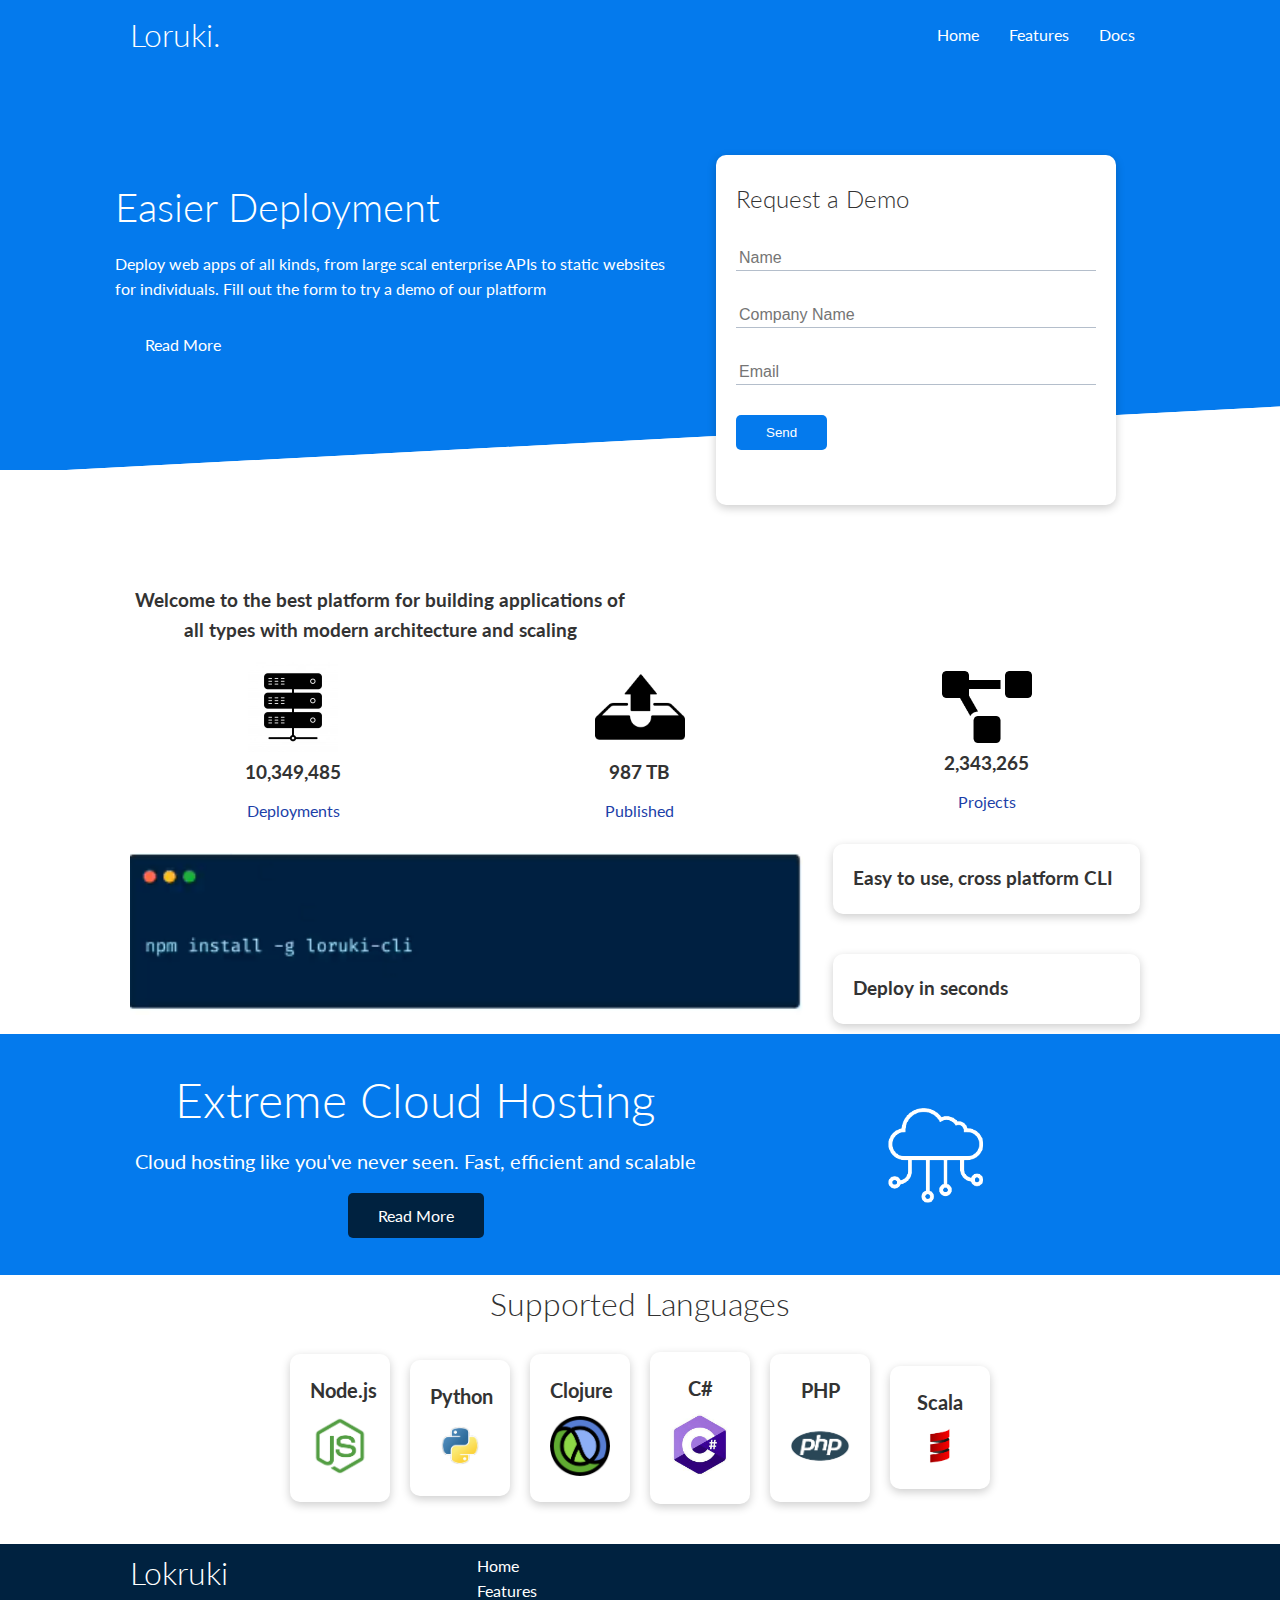
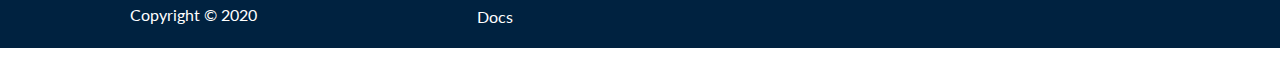
<file: index.html>
<!DOCTYPE html>
	<!DOCTYPE html>
	<html lang="en">
	<head>
		<meta charset="UTF-8">
		<meta name="viewport" content="width=device-width, initial-scale=1.0">
		<link rel="stylesheet" type="text/css" href="css/style.css">
		<link rel="stylesheet" type="text/css" href="css/utilities.css">
		<title>Loruki | Cloud Hosting For Everyone</title>
	</head>
	<body>

	<!--Navbar -->
	<div class="navbar">
		<div class="container flex">
			<h1 class="logo">Loruki.</h1>

			<nav>
				<ul>
					<li><a href="index.html">Home</a></li>
					<li><a href="features.html">Features</a></li>
					<li><a href="docs.html">Docs</a></li>
				</ul>
			</nav>
			
		</div>
	</div>

	<!-- Showcase -->
	<section class="showcase">
		<div class="container grid">
			<div class="showcase-text">
				<h1>Easier Deployment</h1>
				<p>Deploy web apps of all kinds, from large scal enterprise APIs to static websites for individuals. Fill out the form to try a demo of our platform</p>
				<a href="features.html" class="btn btn-outline">Read More</a>
			</div>

			<div class="showcase-form card">
				<h2>Request a Demo</h2>
				<form>
					<div class="form-control">
						<input type="text" name="name" placeholder="Name" required>
					</div>
					<div class="form-control">
						<input type="text" name="company" placeholder="Company Name" required>
					</div>
					<div class="form-control">
						<input type="email" name="email" placeholder="Email" required>
					</div>

				<input type="submit" value="Send" class="btn btn-primary">
				</form>
				
			</div>
			
		</div>
	</section>

	<!-- Stats -->
<section class="stats">
	<div class="container">
			<h3 class="stats-heading text-center my-1">
				Welcome to the best platform for building applications of all types with modern architecture and scaling
			</h3>

		<div class="grid grid-3 text-center my-4">
				<div>
					<img class="firstgridlogos" src="images/server.jpg" alt="">
					<h3>10,349,485</h3>
					<p class="text-secondary">Deployments</p>
				</div>

				<div>
					<img class="firstgridlogos" src="images/upload.png" alt="">
				<h3>987 TB</h3>
				<p class="text-secondary">Published</p>
				</div>

				<div>
					<img class="firstgridlogos" src="images/projectspro.png" alt="">
					<h3>2,343,265</h3>
					<p class="text-secondary">Projects</p>
				<div>
					
			</div>
		</div>
	</div>
		
</section>


<!-- Cli-->
	<section class="cli">
		<div class="container grid">
			<img src="images/Lorukisam.png" alt="">
			<div class="card">
				<h3>Easy to use, cross platform CLI</h3>
			</div>
			<div class="card">
				<h3>Deploy in seconds</h3>

			</div>
		</div>

	</section>
	
	<!--Cloud-->
	<section class="cloud bg-primary my-2 py-2">
		<div class="container grid">
			<div class="text-center">
				<h2 class="lg">Extreme Cloud Hosting</h2>
				<p class="lead my-1">Cloud hosting like you've never seen.
					Fast, efficient and scalable</p>
					<a href="features.html" class="btn btn-dark">Read More</a>
			</div>
			<img src="images/cloudhost-removebg-preview(1).png" alt="">
		</div>

	</section>

	<!--Languages-->
	<section class="languages">
		<h2 class="md text-center my-2">Supported Languages</h2>
		<div class="container flex">
			<div class="card">
				<h4>Node.js</h4>
				<img src="images/nodejslogo.jpg" alt="">
			</div>
			<div class="card">
				<h4>Python</h4>
				<img src="images/pythonlogo.jpg" alt="">
			</div>
			<div class="card">
				<h4>Clojure</h4>
				<img src="images/clojurelogo.jpg" alt="">
			</div>
			<div class="card">
				<h4>C#</h4>
				<img src="images/Clogo.jpeg" alt="">
			</div>
			<div class="card">
				<h4>PHP</h4>
				<img src="images/phplogo.jpg" alt="">
			</div>
			<div class="card">
				<h4>Scala</h4>
				<img src="images/scalalogo.jpg" alt="">
			</div>
			
			
		</div>

	</section>

	<!--Footer-->
	<footer class="footer bg-dark py-5">
		<div class="container grid grid-3">
			<div>
				<h1>Lokruki
				</h1>
				<p>Copyright &copy; 2020</p>
			</div>
			<nav>
				<ul>
					<li><a href="index.html">Home</a></li>
					<li><a href="features.html">Features</a></li>
					<li><a href="docs.html">Docs</a></li>
				</ul>
			</nav>
			<div class="social">
				<a href="#"><i class="fab fa-github fa-2x"></i></a>
				<a href="#"><i class="fab fa-facebook fa-2x"></i></a>
				<a href="#"><i class="fab fa-instagram fa-2x"></i></a>
				<a href="#"><i class="fab fa-twitter fa-2x"></i></a>
			</div>
		</div>

	</footer>
	</body>
	</html>
</file>
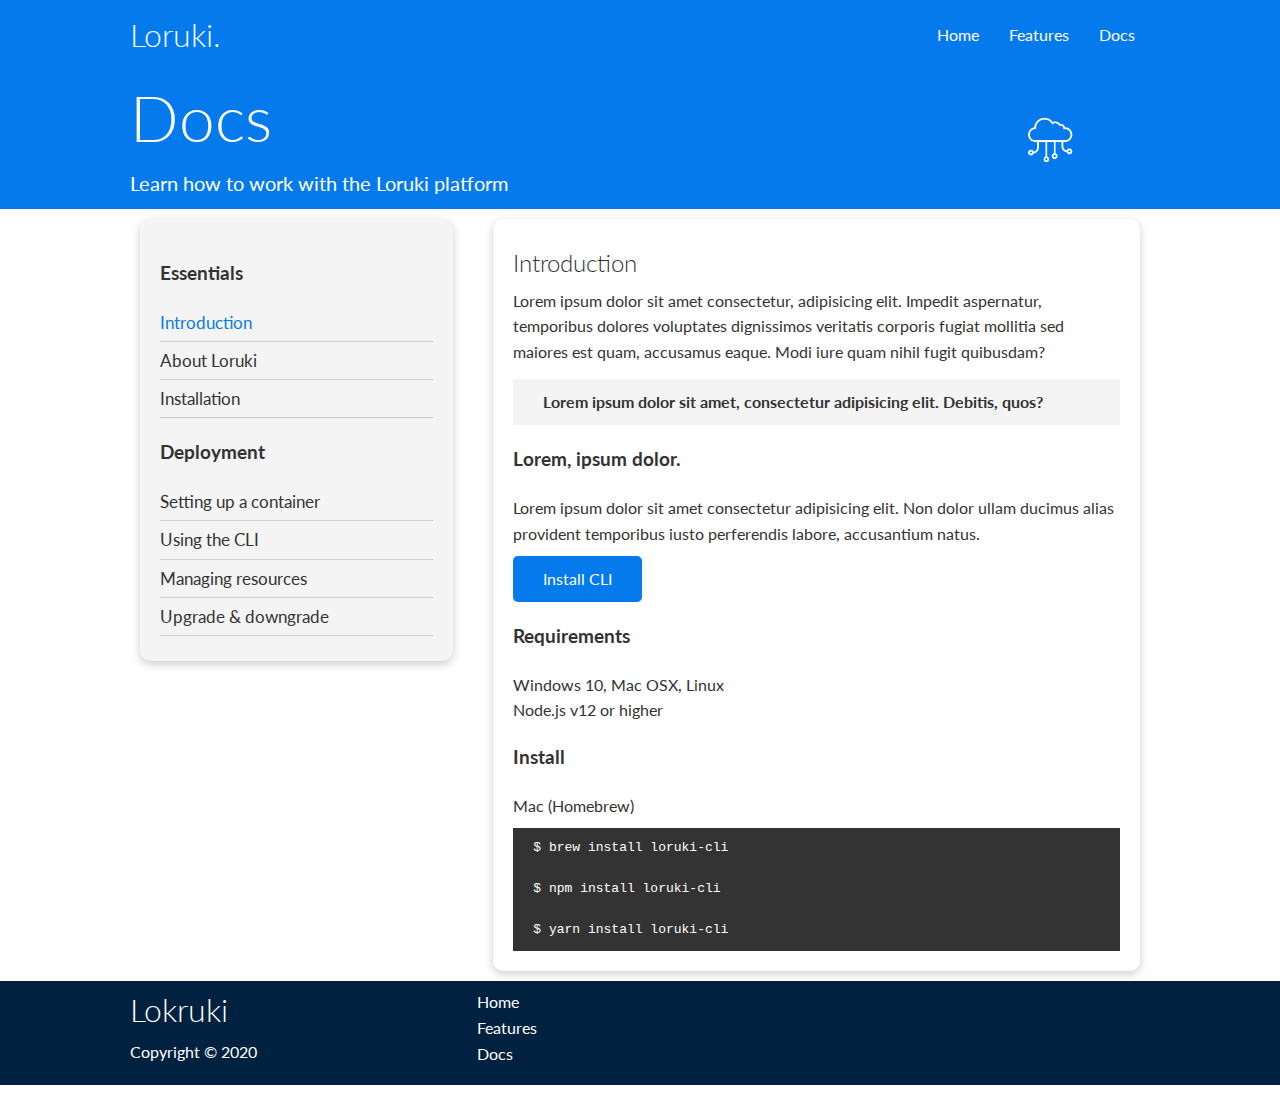
<file: docs.html>
<!DOCTYPE html>
	<!DOCTYPE html>
	<html lang="en">
	<head>
		<meta charset="UTF-8">
		<meta name="viewport" content="width=device-width, initial-scale=1.0">
		<link rel="stylesheet" type="text/css" href="css/style.css">
		<link rel="stylesheet" type="text/css" href="css/utilities.css">
		<title>Loruki | Cloud Hosting For Everyone</title>
	</head>
	<body>

	<!--Navbar -->
	<div class="navbar">
		<div class="container flex">
			<h1 class="logo">Loruki.</h1>

			<nav>
				<ul>
					<li><a href="index.html">Home</a></li>
					<li><a href="features.html">Features</a></li>
					<li><a href="docs.html">Docs</a></li>
				</ul>
			</nav>
			
		</div>
	</div>

	  <!--Head-->
	  <section class="docs-head bg-primary py-3">
		<div class="container grid">
			<div>
				<h1 class="xl">Docs</h1>
				<p class="lead">
					Learn how to work with the Loruki platform
				</p>
			</div>
			<img src="images/cloudhost-removebg-preview(1).png" alt="">
		</div>

	  </section>

      <!--Docs main-->
      <section class="docs-main my-4">
        <div class="container grid">
            <div class="card bg-light p-3">
                <h3 class="my-2">Essentials</h3>
                <nav>
                    <ul>
                        <li><a class="text-primary" href="#">Introduction</a></li>
                        <li><a href="#">About Loruki</a></li>
                        <li><a href="#">Installation</a></li>
                    </ul>
                </nav>

                <h3 class="my-2">Deployment</h3>
                <nav>
                    <ul>
                        <li><a href="#">Setting up a container</a></li>
                        <li><a href="#">Using the CLI</a></li>
                        <li><a href="#">Managing resources</a></li>
                        <li><a href="#">Upgrade & downgrade</a></li>
                    </ul>
                </nav>
            </div>
            <div class="card">
                <h2>Introduction</h2>
                <p>Lorem ipsum dolor sit amet consectetur, adipisicing elit. Impedit aspernatur, temporibus dolores voluptates dignissimos veritatis corporis fugiat mollitia sed maiores est quam, accusamus eaque. Modi iure quam nihil fugit quibusdam?</p>
                <div class="alert alert-sucess">
                    <i class="fas fa-info"></i>Lorem ipsum dolor sit amet, consectetur adipisicing elit. Debitis, quos?
                </div>
                <h3>Lorem, ipsum dolor.</h3>
                <p>Lorem ipsum dolor sit amet consectetur adipisicing elit. Non dolor ullam ducimus alias provident temporibus iusto perferendis labore, accusantium natus.</p>
                <a href="" class="btn btn-primary">Install CLI</a>
            

                <h3>Requirements</h3>
                <ul>
                    <li>Windows 10, Mac OSX, Linux</li>
                    <li>Node.js v12 or higher</li>
                </ul>

                <h3>Install</h3>
                <p>Mac (Homebrew)</p>
                <pre><code>$ brew install loruki-cli</code></pre>
                <pre><code>$ npm install loruki-cli</code></pre>
                <pre><code>$ yarn install loruki-cli</code></pre>
            </div>
        </div>

      </section>


	<!--Footer-->
	<footer class="footer bg-dark py-5">
		<div class="container grid grid-3">
			<div>
				<h1>Lokruki
				</h1>
				<p>Copyright &copy; 2020</p>
			</div>
			<nav>
				<ul>
					<li><a href="index.html">Home</a></li>
					<li><a href="features.html">Features</a></li>
					<li><a href="docs.html">Docs</a></li>
				</ul>
			</nav>
			<div class="social">
				<a href="#"><i class="fab fa-github fa-2x"></i></a>
				<a href="#"><i class="fab fa-facebook fa-2x"></i></a>
				<a href="#"><i class="fab fa-instagram fa-2x"></i></a>
				<a href="#"><i class="fab fa-twitter fa-2x"></i></a>
			</div>
		</div>

	</footer>
	</body>
	</html>
</file>
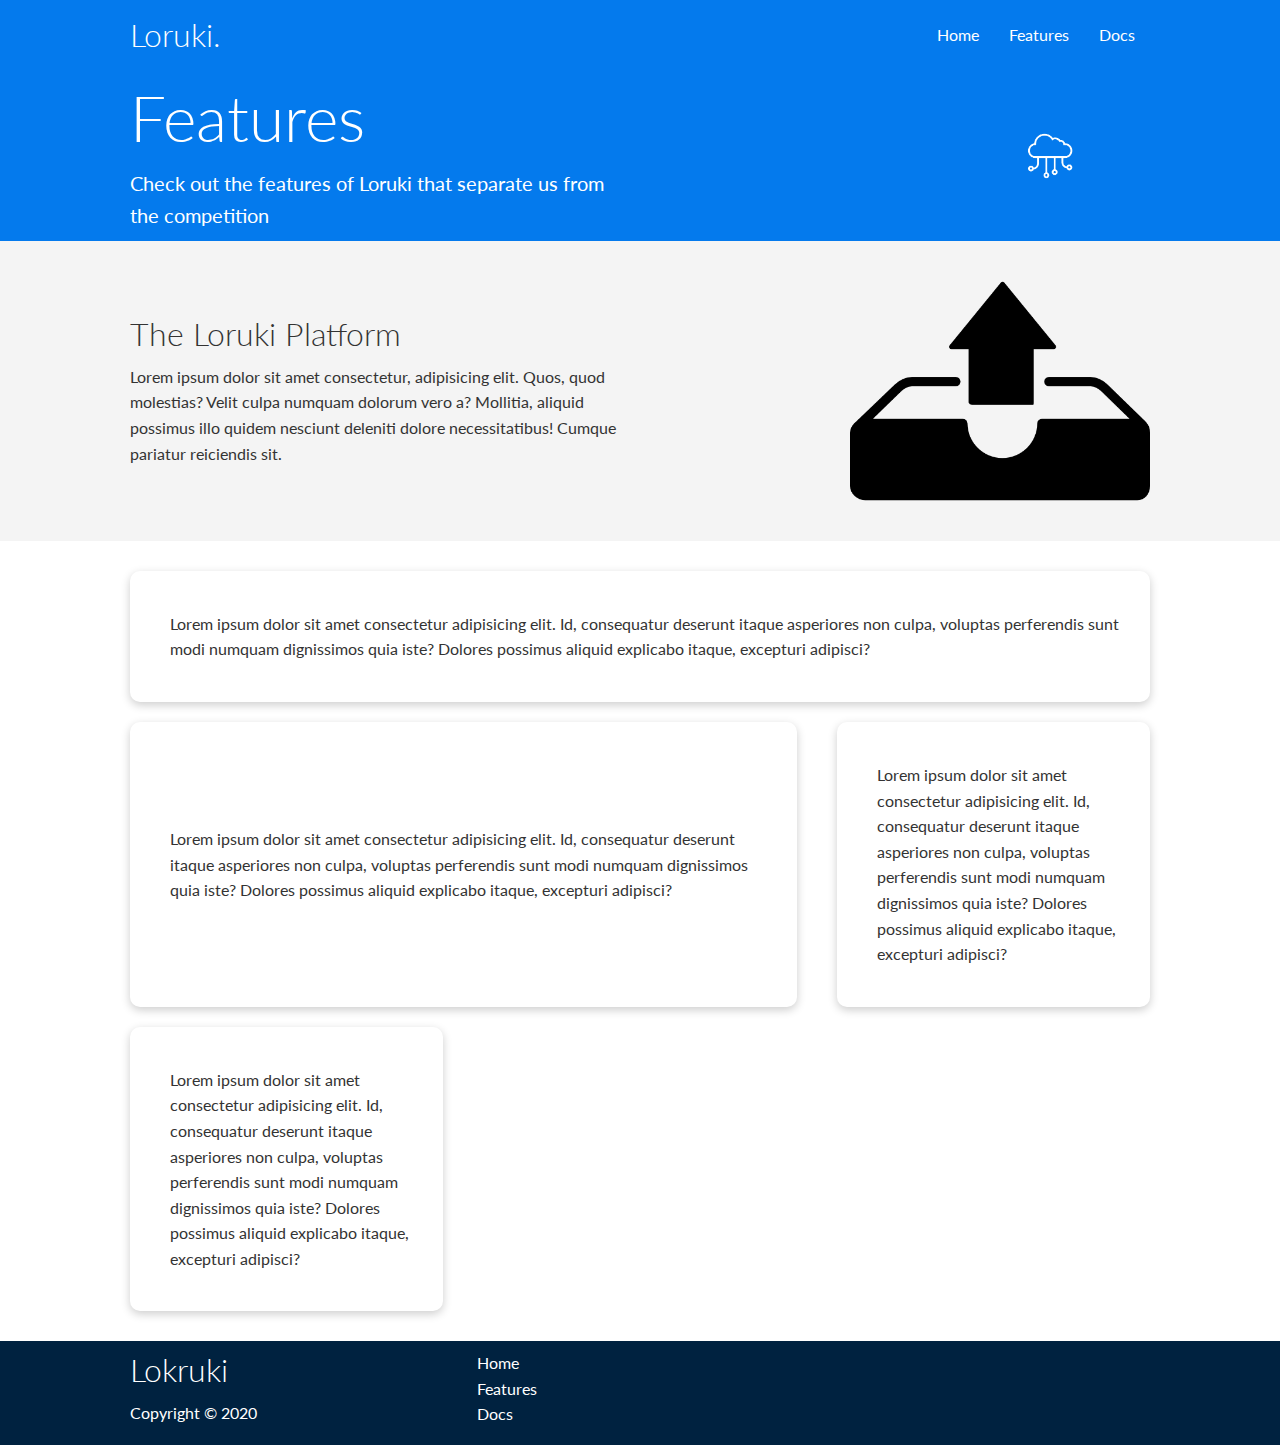
<file: features.html>
<!DOCTYPE html>
	<!DOCTYPE html>
	<html lang="en">
	<head>
		<meta charset="UTF-8">
		<meta name="viewport" content="width=device-width, initial-scale=1.0">
		<link rel="stylesheet" type="text/css" href="css/style.css">
		<link rel="stylesheet" type="text/css" href="css/utilities.css">
		<title>Loruki | Cloud Hosting For Everyone</title>
	</head>
	<body>

	<!--Navbar -->
	<div class="navbar">
		<div class="container flex">
			<h1 class="logo">Loruki.</h1>

			<nav>
				<ul>
					<li><a href="index.html">Home</a></li>
					<li><a href="features.html">Features</a></li>
					<li><a href="docs.html">Docs</a></li>
				</ul>
			</nav>
			
		</div>
	</div>

	  <!--Head-->
	  <section class="features-head bg-primary py-3">
		<div class="container grid">
			<div>
				<h1 class="xl">Features</h1>
				<p class="lead">
					Check out the features of Loruki that separate us from the competition
				</p>
			</div>
			<img src="images/cloudhost-removebg-preview(1).png" alt="">
		</div>

	  </section>

	  <!--Sub head-->
	  <section class="features-sub-head bg-light py-3">
			<div class="container grid">
				<div>
					<h1 class="md">The Loruki Platform</h1>
					<p>
					Lorem ipsum dolor sit amet consectetur, adipisicing elit. Quos, quod molestias? Velit culpa numquam dolorum vero a? Mollitia, aliquid possimus illo quidem nesciunt deleniti dolore necessitatibus! Cumque pariatur reiciendis sit.
				</div>
				<img src="images/upload.png" alt="">
			</div>
	  </section>

	  <section class="features-main my-2">
		<div class="container grid grid-3">
			<div class="card flex">
				<i class="fas fa-server fa-3x"></i>
				<p>Lorem ipsum dolor sit amet consectetur adipisicing elit. Id, consequatur deserunt itaque asperiores non culpa, voluptas perferendis sunt modi numquam dignissimos quia iste? Dolores possimus aliquid explicabo itaque, excepturi adipisci?</p>
			</div>

			<div class="card flex">
				<i class="fas fa-server fa-3x"></i>
				<p>Lorem ipsum dolor sit amet consectetur adipisicing elit. Id, consequatur deserunt itaque asperiores non culpa, voluptas perferendis sunt modi numquam dignissimos quia iste? Dolores possimus aliquid explicabo itaque, excepturi adipisci?</p>
			</div>

			<div class="card flex">
				<i class="fas fa-server fa-3x"></i>
				<p>Lorem ipsum dolor sit amet consectetur adipisicing elit. Id, consequatur deserunt itaque asperiores non culpa, voluptas perferendis sunt modi numquam dignissimos quia iste? Dolores possimus aliquid explicabo itaque, excepturi adipisci?</p>
			</div>

			<div class="card flex">
				<i class="fas fa-server fa-3x"></i>
				<p>Lorem ipsum dolor sit amet consectetur adipisicing elit. Id, consequatur deserunt itaque asperiores non culpa, voluptas perferendis sunt modi numquam dignissimos quia iste? Dolores possimus aliquid explicabo itaque, excepturi adipisci?</p>
			</div>
		</div>
	  </section>

	<!--Footer-->
	<footer class="footer bg-dark py-5">
		<div class="container grid grid-3">
			<div>
				<h1>Lokruki
				</h1>
				<p>Copyright &copy; 2020</p>
			</div>
			<nav>
				<ul>
					<li><a href="index.html">Home</a></li>
					<li><a href="features.html">Features</a></li>
					<li><a href="docs.html">Docs</a></li>
				</ul>
			</nav>
			<div class="social">
				<a href="#"><i class="fab fa-github fa-2x"></i></a>
				<a href="#"><i class="fab fa-facebook fa-2x"></i></a>
				<a href="#"><i class="fab fa-instagram fa-2x"></i></a>
				<a href="#"><i class="fab fa-twitter fa-2x"></i></a>
			</div>
		</div>

	</footer>
	</body>
	</html>
</file>
<file: css/style.css>
@import url('https://fonts.googleapis.com/css2?family=Lato:wght@300&display=swap');

:root {
  --primary-color: #047aed;
  --secondary-color: #1c3fa8;
  --dark-color: #002240;
  --light-color: #f4f4f4;
  --success-color: #5cb85c;
  --error-color: #d9534f;
}


*{
  box-sizing: border-box;
  padding: 0;
  margin: 0;
}

body{
  font-family: 'Lato', sans-serif;
  color: #333;
  line-height: 1.6;
}

ul{
  list-style-type: none;

}

a{
  text-decoration: none;
  color: #333;
}

h1,
h2 {
  font-weight: 300;
  line-height: 1.2;
  margin: 10px 0;
}

p {
  margin: 10px 0;
}

img {
  width: 100%;
}

code, 
pre {
  background: #333;
  color: #fff;
  padding: 10px;
}



/* Navbar */
.navbar {
  background-color: var(--primary-color);
  color: #fff;
  height: 70px;
}

.navbar ul {
  display: flex;
}

.navbar a {
  color: #fff;
  padding: 10px;
  margin: 0 5px;
}

.navbar a:hover {
  border-bottom: 2px #fff solid;
}

.navbar .flex {
  justify-content: space-between;
}

/* Showcase */
.showcase {
  height: 400px;
  background-color: var(--primary-color);
  color: #fff;
  position: relative;

}

.showcase h1 {
  font-size: 40px;
}

.showcase p {
  margin: 20px 0;
}

.showcase .grid {
  overflow: visible;
  grid-template-columns: 55% 45%;
  gap: 30px;
}

.showcase-text {
  animation: slideInFromLeft 1s ease-in;
}

.showcase-form {
  position: relative;
  top: 60px;
  height: 350px;
  width: 400px;
  padding: 40px;
  z-index: 100;
  animation: slideInFromRight 1s ease-in;
}

.showcase-form .form-control {
  margin: 30px 0;
}

.showcase-form input[type='text'],
.showcase-form input[type='email'] {
  border: 0;
  border-bottom: 1px solid #b4becb;
  width: 100%;
  padding: 3px;
  font-size: 16px;
}

.showcase-form input:focus {
  outline: none;
}

.showcase::before,
.showcase::after {
  content: '';
  position: absolute;
  height: 100px;
  bottom: -70px;
  right: 0;
  left: 0;
  background: #fff;
  transform: skewY(-3deg);
  -webkit-transform: skewY(-3deg);
  -moz-transform: skewY(-3deg);
  -ms-transform: skewY(-3deg);
}

/* Stats */
.stats {
  padding-top: 100px;
  animation: slideInFromBottom 1s ease-in;
}

.stats-heading {
  max-width: 500px;
  margin: auto;
}

.static .grid h3 {
  font-size: 35px;
}

.firstgridlogos {
  width: 90px;
  height: auto;
}

.stats.grid p {
  font-size: 20px;
  font-weight: bold;
}

/* Cli */
.cli .grid {
  grid-template-columns: repeat(3, 1fr);
  grid-template-rows: repeat(2, 1fr);
}

.cli .grid > *:first-child {
  grid-column: 1 / span 2;
  grid-row: 1 / span 2;
}

/* Cloud */
.cloud .grid {
  grid-template-columns: 4fr 3fr;
}

/* Languages */
.languages .flex {
  flex-wrap: wrap;
}
.languages .card {
  text-align: center;
  margin: 18px 10px 40px;
  max-width:100px
 
}

.languages .card h4 {
  font-size: 20px;
  margin-bottom: 10px;
}

.languages .card:hover {
  transform: translateY(-15px);
}

/* Features */
.features-head img, 
.docs-head img {
  width: 200px;
  justify-self: flex-end;
}

.features-sub-head img {
  width: 300px;
  justify-self: flex-end;
}

.features-main .card > i {
  margin-right: 20px;
}

.features-main .grid {
  padding: 30px;
}

.features-main .grid > *:first-child {
  grid-column: 1 / span 3;
}

.features-main .grid > *:nth-child(2) {
  grid-column: 1 / span 2;
}

/* Docs */
.docs-main h3 {
  margin: 20px 0;
}

.docs-main .grid {
  grid-template-columns: 1fr 2fr;
  align-items: flex-start;
}

.docs-main nav li {
  font-size: 17px;
  padding-bottom: 5px;
  margin-bottom: 5px;
  border-bottom: 1px #ccc solid;
}

.docs-main a:hover {
  font-weight: bold;
}
/* Footer */
.footer .social a {
  margin: 0 10px;
}

/* Animations */
@keyframes slideInFromLeft {
  0% {
    transform: translateX(-100%);
  }

  100% {
    transform: translateX(0);
  }
}

@keyframes slideInFromRight {
  0% {
    transform: translateX(100%);
  }

  100% {
    transform: translateX(0);
  }
}

@keyframes slideInFromTop {
  0% {
    transform: translateY(-100%);
  }

  100% {
    transform: translateX(0);
  }
}

@keyframes slideInFromBottom {
  0% {
    transform: translateY(100%);
  }

  100% {
    transform: translateX(0);
  }
}

/* Tablets and under */
@media(max-width: 768px){
  .grid,
  .showcase .grid,
  .stats .grid,
  .cli .grid,
  .cloud .grid,
  .features-main .grid,
  .docs-main .grid {
    grid-template-columns: 1fr;
    grid-template-rows: 1fr;
  }

  .showcase {
    height: auto;
  }

  .showcase-text {
    text-align: center;
    margin-top: 40px;
    animation: slideInFromTop 1s ease-in;
  }

  .showcase-form {
    justify-self: center;
    margin: auto;
    animation: slideInFromBottom 1s ease-in;
  }

  .cli .grid > *:first-child {
    grid-column: 1;
    grid-row: 1;
  }

  .features-head, 
  .features-sub-head,
  .docs-head {
    text-align: center;
  }

  .features-head img, 
  .features-sub-head img,
  .docs-head img {
    justify-self: center;
  }

  .features-main .grid > *:first-child,
  .features-main .grid > *:nth-child(2) {
    grid-column: 1;
  }
}

/* Mobile */
@media (max-width: 500px) {
  .navbar {
    height: 110px;
  }

  .navbar .flex {
    flex-direction: column;
  }

  .navbar ul {
    padding: 10px;
    background-color: rgba(0, 0, 0, 0.1);
  }
}
</file>
<file: css/utilities.css>
.container {
    max-width: 1100px;
    margin: 0 auto;
    overflow: auto;
    padding: 0 40px;
  }
  
  .card {
    background-color: #fff;
    color: #333;
    border-radius: 10px;
    box-shadow: 0 3px 10px rgba(0,0,0, 0.2);
    padding: 20px;
    margin: 10px;
  }
  
  .btn {
    display: inline-block;
    padding: 10px 30px;
    cursor: pointer;
    background: var(--primary-color);
    color: #fff;
    border: none;
    border-radius: 5px;
  }
  
  .btn-outline {
    background-color: transparent;
    border: 1px #fff;
  }
  
  .btn:hover {
    transform: scale(0.98);
  }

  /* Backgrounds & coloured buttons */
  .bg-primary, 
  .btn-primary {
    background-color: var(--primary-color);
    color: #fff;
  }
  
  .bg-secondary, .btn-secondary {
    background-color: var(--secondary-color);
    color: #fff;
  }

  .bg-dark, .btn-dark {
    background-color: var(--dark-color);
    color: #fff;
    padding-bottom: 10px;
    margin-bottom: 10px;
  }


  .bg-light, .btn-light {
    background-color: var(--light-color);
    color: #333;
  }


  .bg-primary a, 
  .btn-primary a,
  .bg-secondary a, 
  .btn-secondary a,
  .bg-dark a, 
  .btn-dark a {
      color: #fff;
  
    } 

    /* Text colors */

    .text-primary {
   color: var(--primary-color);

  }
  
  .text-secondary {
    color: var(--secondary-color);
  }

  .text-dark {
    color: var(--dark-color);
  }


  .text-light {
    color: var(--light-color);
  }


  /* Text sizes */
  .lead {
    font-size: 20px;
  }

  .sm {
    font-size: 1rem;
  }

  .md {
    font-size: 2rem;
  }

  .lg {
    font-size: 3rem;
  }

  .xl {
    font-size: 4rem;
  }

  .text-center {
    text-align: center;
  }

  /* Alert */
  .alert {
    background-color: var(--light-color);
    padding: 10px 20px;
    font-weight: bold;
    margin:  15px 0;
  }

  .alert i {
    margin-right: 10px;
  }

  .alert-success {
    background-color: var(--success-color);
    color: #fff;
  }

  .alert-error {
    background-color: var(--error-color);
    color: #fff;
  }
  .flex {
    display: flex;
    justify-content: center;
    align-items: center;
    height: 100%;
  }
  
  .grid {
    display: grid;
    grid-template-columns: repeat(2, 1fr);
    gap: 20px;
    justify-content: center;
    align-items: center;
    height: 100%;
  }
  
  .grid-3 {
    grid-template-columns: repeat(3, 1fr);
  }
  
  /* Margin */
  .my-1 {
    margin: 1rem 0;
  }

  .my-2 {
    margin: 1.5 rem 0;
  }

  .my-3 {
    margin: 2 rem 0;
  }

  .my-4 {
    margin: 3 rem 0;
  }

  .my-5 {
    margin: 4 rem 0;
  }




  .m-1 {
    margin: 1rem;
  }

  .m-2 {
    margin: 1.5 rem;
  }

  .m-3 {
    margin: 2 rem;
  }

  .m-4 {
    margin: 3 rem;
  }

  .m-5 {
    margin: 4 rem;
  }


  /* Padding */
  .py-1 {
    padding: 1rem 0;
  }

  .py-2 {
    padding: 1.5 rem 0;
  }

  .py-3 {
    padding: 2 rem 0;
  }

  .py-4 {
    padding: 3 rem 0;
  }

  .py-5 {
    padding: 4 rem 0;
  }


  .p-1 {
    padding: 1rem;
  }

  .p-2 {
    padding: 1.5 rem;
  }

  .p-3 {
    padding: 2 rem;
  }

  .p-4 {
    padding: 3 rem;
  }

  .p-5 {
    padding: 4 rem;
  }
</file>
